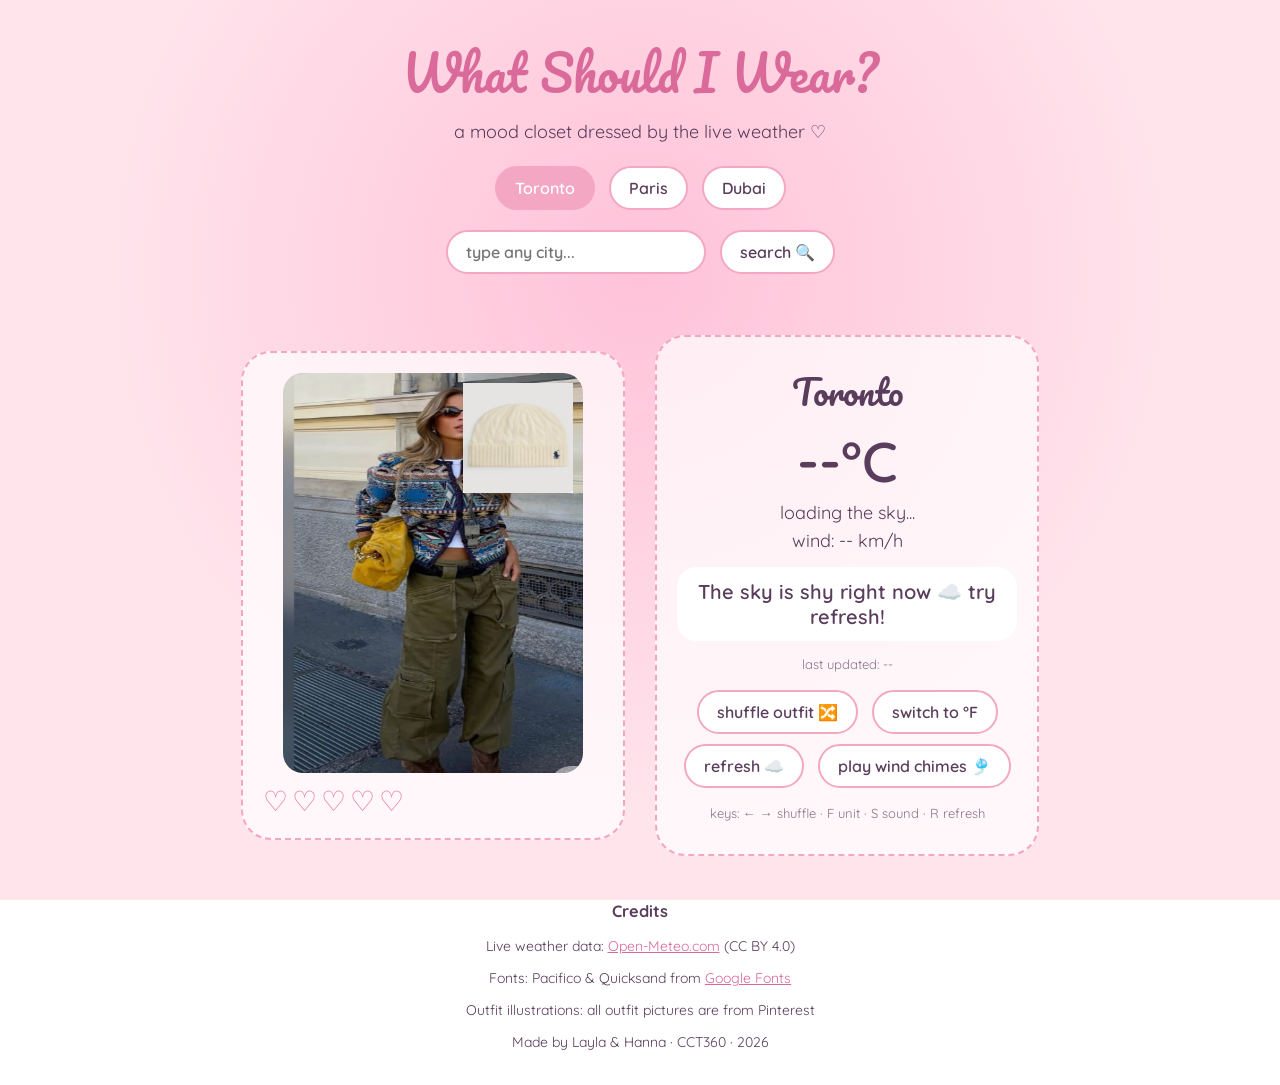
<file: index.html>
<!DOCTYPE html>
<html lang="en">
<head>
  <meta charset="utf-8">
  <meta name="viewport" content="width=device-width, initial-scale=1">
  <title>What Should I Wear? ☁️👗</title>
  <link href="https://fonts.googleapis.com/css2?family=Pacifico&family=Quicksand:wght@400;600&display=swap" rel="stylesheet">
  <link rel="stylesheet" href="style.css">
</head>
<body class="mild">

  <!-- HEADER -->
  <header>
    <h1>What Should I Wear?</h1>
    <p class="tagline">a mood closet dressed by the live weather ♡</p>
  </header>

  <!-- CITY BUTTONS (interaction 1) -->
  <nav id="cities">
    <button class="city-btn" onclick="changeCity(0)">Toronto</button>
    <button class="city-btn" onclick="changeCity(1)">Paris</button>
    <button class="city-btn" onclick="changeCity(2)">Dubai</button>
  </nav>

  <!-- LOCATION SEARCH -->
  <form id="searchForm">
    <input id="searchInput" type="text" placeholder="type any city..." autocomplete="off">
    <button type="submit">search 🔍</button>
  </form>
  <p id="searchStatus"></p>

  <main>

    <!-- LEFT: THE CLOSET (outfit + accessory images) -->
    <section id="closet">
      <div id="mirror">
        <img id="outfit" src="images/outfit-mild-1.png" alt="Today's outfit">
        <img id="accessory" src="images/accessory-cloudy.png" alt="Today's accessory">
      </div>

      <!-- hearts that move with the wind -->
      <div id="heart-row">
        <span class="heart">♡</span>
        <span class="heart">♡</span>
        <span class="heart">♡</span>
        <span class="heart">♡</span>
        <span class="heart">♡</span>
      </div>
    </section>

    <!-- RIGHT: THE WEATHER CARD -->
    <section id="weather-card">
      <h2 id="city-name">Toronto</h2>
      <p id="temperature">--°C</p>
      <p id="weather-type">loading the sky...</p>
      <p id="wind">wind: -- km/h</p>
      <p id="message">Picking your outfit... ✨</p>
      <p id="updated">last updated: --</p>

      <!-- MORE INTERACTIONS -->
      <div id="controls">
        <button id="shuffleBtn">shuffle outfit 🔀</button>
        <button id="unitBtn">switch to °F</button>
        <button id="refreshBtn">refresh ☁️</button>
        <button id="soundBtn">play wind chimes 🎐</button>
      </div>

      <p class="hint">keys: ← → shuffle · F unit · S sound · R refresh</p>
    </section>

  </main>

  <!-- wind chime sound: volume is set by the wind speed -->
  <audio id="player" loop>
    <source src="audio/wind-chimes.wav" type="audio/wav">
    This browser does not support audio.
  </audio>

  <!-- CREDITS -->
  <footer>
    <h3>Credits</h3>
    <p>Live weather data: <a href="https://open-meteo.com/" target="_blank">Open-Meteo.com</a> (CC BY 4.0)</p>
    <p>Fonts: Pacifico &amp; Quicksand from <a href="https://fonts.google.com/" target="_blank">Google Fonts</a></p>
    <p>Outfit illustrations: all outfit pictures are from Pinterest</p>
    <p>Made by Layla &amp; Hanna · CCT360 · 2026</p>
  </footer>

  <script src="script.js"></script>
</body>
</html>
</file>
<file: style.css>
/* ===============================
   WHAT SHOULD I WEAR? — style.css
   =============================== */

/* let the browser animate these custom properties */
@property --base { syntax: "<color>"; inherits: true; initial-value: #ffe4ec; }
@property --glow { syntax: "<color>"; inherits: true; initial-value: #ffc2d8; }
@property --mx   { syntax: "<percentage>"; inherits: true; initial-value: 50%; }
@property --my   { syntax: "<percentage>"; inherits: true; initial-value: 30%; }

body {
  margin: 0;
  padding: 20px;
  min-height: 100vh;
  box-sizing: border-box;
  font-family: "Quicksand", sans-serif;
  color: #5a3d5c;
  text-align: center;
  /* a glow that follows the cursor, sitting on the temperature colour */
  background: radial-gradient(circle at var(--mx) var(--my), var(--glow), var(--base) 60%);
  background-attachment: fixed;
  transition: --base 1.5s, --glow 1.5s, --mx 0.6s ease-out, --my 0.6s ease-out;
}

/* ---- background colour changes with the temperature ----
   script.js sets document.body.className to cold / mild / warm */
.cold { --base: #dfe7ff; --glow: #b9c8ff; }   /* icy lavender-blue */
.mild { --base: #ffe4ec; --glow: #ffc2d8; }   /* blush pink */
.warm { --base: #ffe0c7; --glow: #ffb38a; }   /* soft peach */

/* ---- header ---- */
h1 {
  font-family: "Pacifico", cursive;
  font-size: 48px;
  font-weight: normal;
  margin: 10px 0 0 0;
  color: #d96a9a;
}

.tagline {
  margin-top: 5px;
  font-size: 18px;
}

/* ---- buttons ---- */
button {
  font-family: "Quicksand", sans-serif;
  font-size: 16px;
  font-weight: 600;
  color: #5a3d5c;
  background-color: white;
  border: 2px solid #f4a7c3;
  border-radius: 30px;
  padding: 10px 18px;
  margin: 5px;
  cursor: pointer;
  transition: background-color 0.3s, transform 0.3s;
}

button:hover {
  background-color: #f9c8da;
  transform: scale(1.05);
}

/* press feedback: the button squishes and fills with pink */
button:active {
  transform: scale(0.92);
  background-color: #f4a7c3;
  color: white;
  transition-duration: 0.05s;
}

/* the city that is currently picked */
.active {
  background-color: #f4a7c3;
  color: white;
}

/* ---- main layout (flexbox) ---- */
main {
  display: flex;
  flex-direction: row;
  justify-content: center;
  align-items: center;
  flex-wrap: wrap;
  margin-top: 20px;
}

#closet,
#weather-card {
  margin: 15px;
  padding: 20px;
  background-color: rgba(255, 255, 255, 0.7);
  border-radius: 30px;
  border: 2px dashed #f4a7c3;
}

#closet {
  width: 340px;
  overflow: hidden;   /* keeps the hearts inside the box */
}

#weather-card {
  width: 340px;
}

/* ---- outfit + accessory (accessory sits on top) ---- */
#mirror {
  position: relative;
  width: 300px;
  height: 400px;
  margin: 0 auto;
}

#outfit {
  width: 300px;
  height: 400px;
  border-radius: 20px;
  transition: opacity 0.4s ease, transform 0.4s ease;
}

#outfit.fade-out {
  opacity: 0;
  transform: translateY(10px) scale(0.97);
}

#accessory {
  position: absolute;
  top: 10px;
  right: 10px;
  width: 110px;
  height: 110px;
}

/* ---- hearts that move with the wind ---- */
#heart-row {
  margin-top: 10px;
  text-align: left;
}

.heart {
  display: inline-block;
  font-size: 28px;
  color: #e57aa5;
  transition: transform 2s;
}

/* ---- weather text ---- */
#city-name {
  font-family: "Pacifico", cursive;
  font-weight: normal;
  font-size: 34px;
  margin: 5px;
}

#temperature {
  font-size: 56px;
  font-weight: 600;
  margin: 5px;
}

#weather-type,
#wind {
  font-size: 18px;
  margin: 5px;
}

#message {
  font-size: 20px;
  font-weight: 600;
  background-color: white;
  border-radius: 20px;
  padding: 12px;
  margin: 15px 0;
}

#updated {
  font-size: 13px;
  opacity: 0.7;
}

.hint {
  font-size: 13px;
  opacity: 0.7;
  margin-top: 12px;
}

/* ---- location search ---- */
#searchForm { margin-top: 10px; }

#searchInput {
  font-family: "Quicksand", sans-serif;
  font-size: 16px;
  font-weight: 600;
  color: #5a3d5c;
  background: white;
  border: 2px solid #f4a7c3;
  border-radius: 30px;
  padding: 10px 18px;
  margin: 5px;
  width: 220px;
  outline: none;
}

#searchInput:focus {
  box-shadow: 0 0 0 4px #f9c8da;
}

#searchStatus {
  font-size: 14px;
  min-height: 1.2em;
  margin: 4px;
}

/* ---- footer / credits ---- */
footer {
  margin-top: 30px;
  font-size: 14px;
}

footer a {
  color: #d96a9a;
}

/* ===============================
   RESPONSIVE: phones + small screens
   =============================== */
@media screen and (max-width: 700px) {

  h1 {
    font-size: 34px;
  }

  main {
    flex-direction: column;
  }

  #closet,
  #weather-card {
    width: 90%;
    margin: 10px 0;
    padding: 15px;
  }

  #mirror,
  #outfit {
    width: 240px;
    height: 320px;
  }

  #accessory {
    width: 85px;
    height: 85px;
  }

  #temperature {
    font-size: 44px;
  }

  button {
    font-size: 14px;
    padding: 8px 14px;
  }
}
</file>
